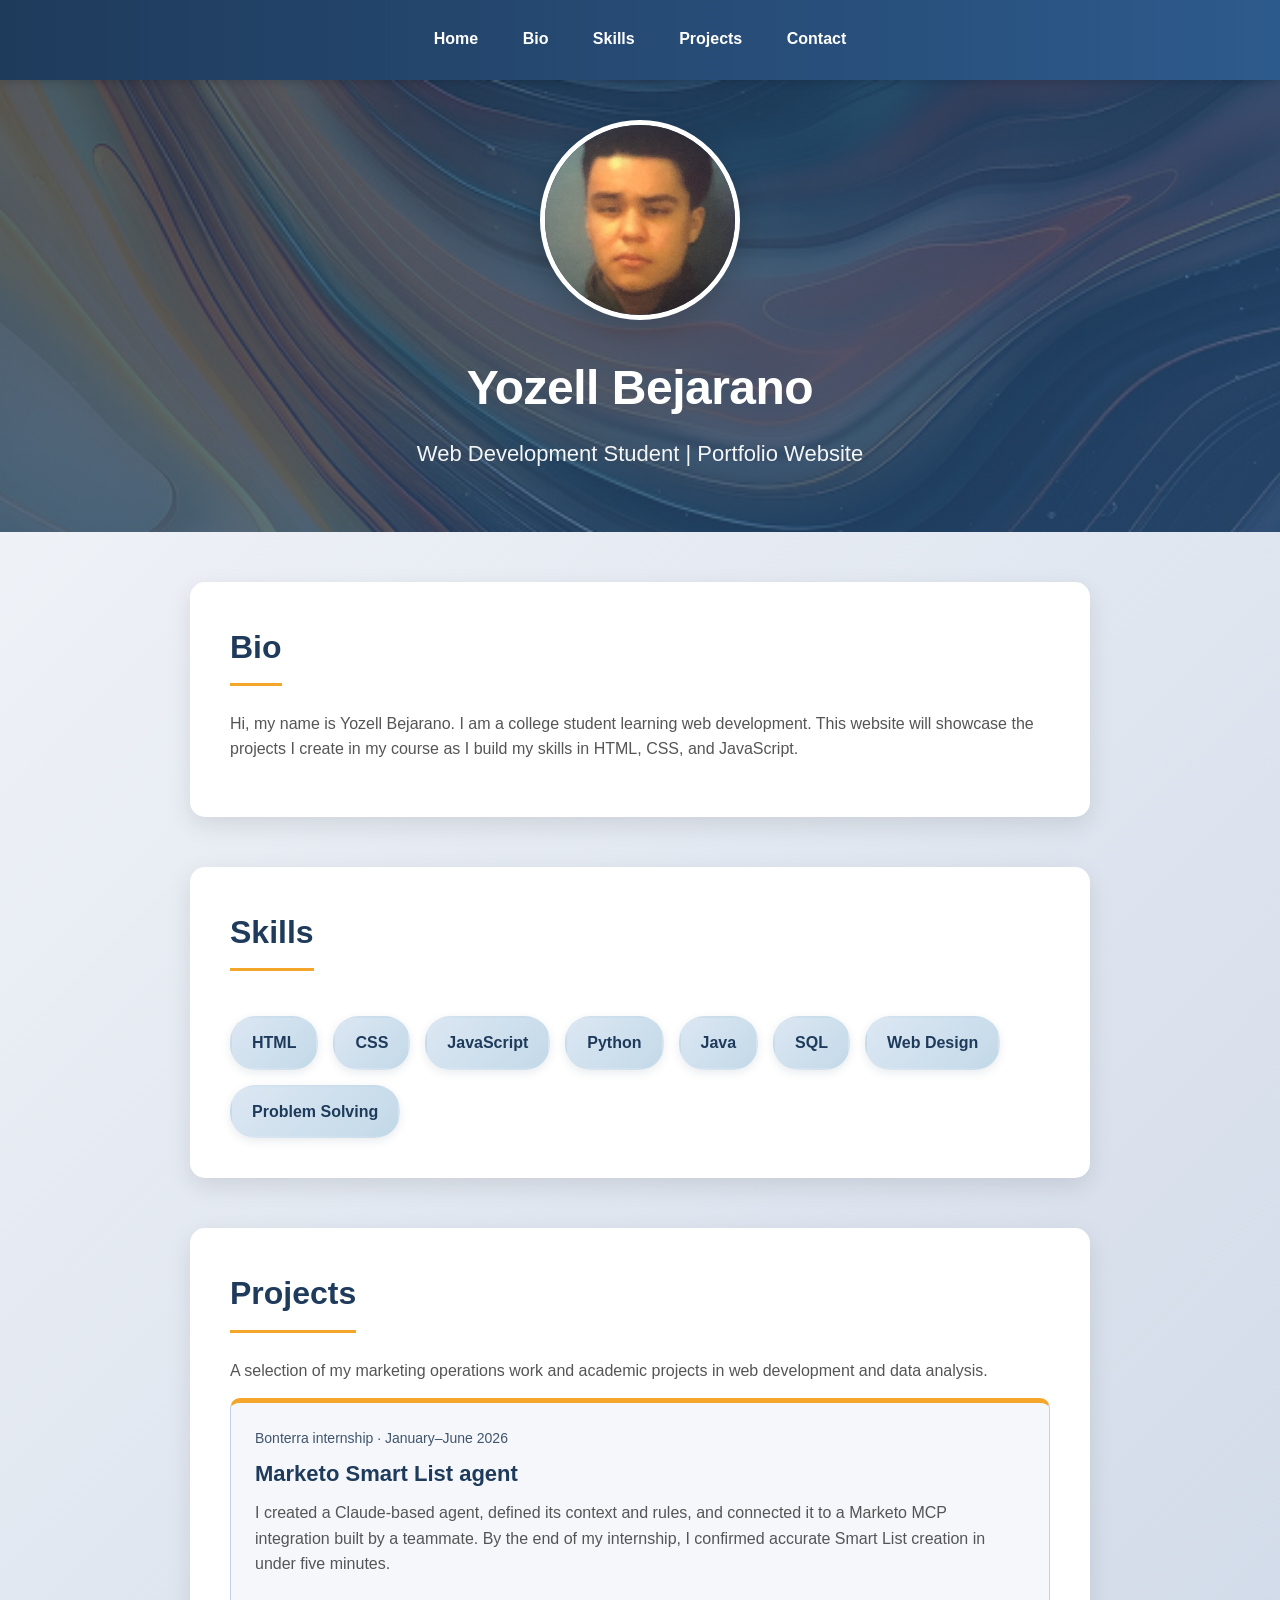
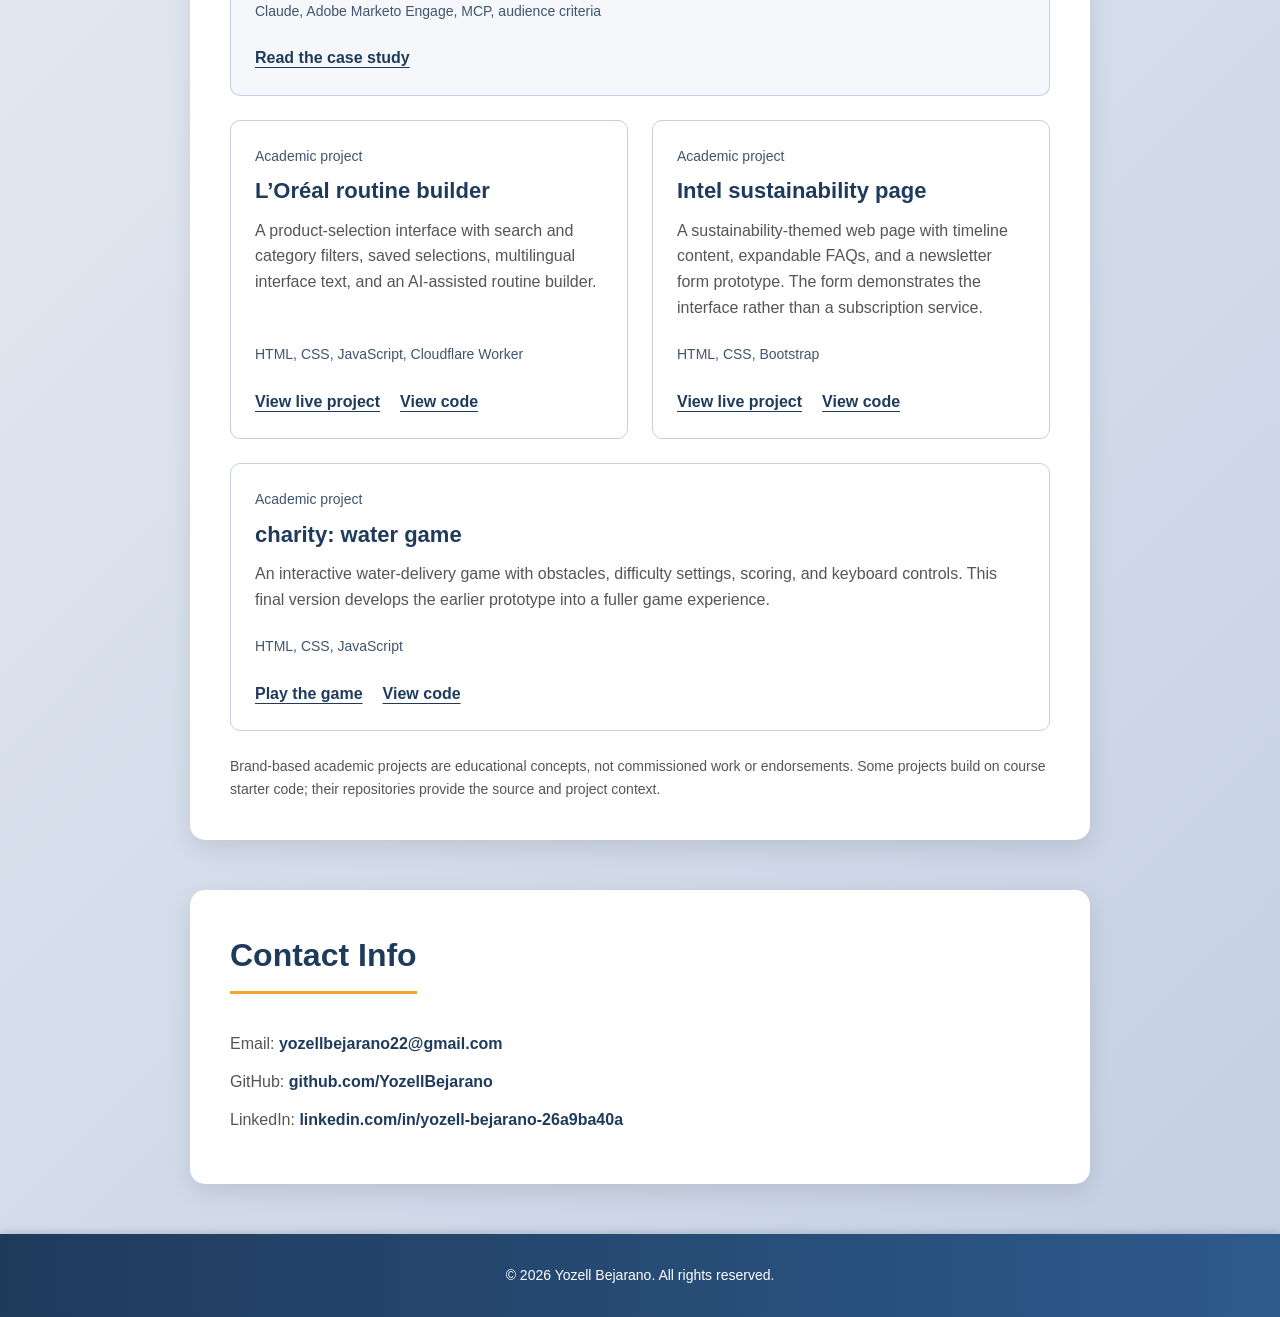
<file: index.html>
<!DOCTYPE html>
<html lang="en">
<head>
  <meta charset="UTF-8">
  <meta name="viewport" content="width=device-width, initial-scale=1.0">
  <title>Yozell Bejarano | Portfolio</title>
  <meta name="description" content="Yozell Bejarano's portfolio of marketing operations, AI workflow, web development, and data analysis projects.">
  <link rel="stylesheet" href="style.css">
</head>

<body>

  <nav>
    <a href="#home">Home</a>
    <a href="#bio">Bio</a>
    <a href="#skills">Skills</a>
    <a href="#projects">Projects</a>
    <a href="#contact">Contact</a>
  </nav>

  <header id="home">
    <img src="img/yozell.jpeg" alt="Photo of me" class="profile-img">
    <h1>Yozell Bejarano</h1>
    <p>Web Development Student | Portfolio Website</p>
  </header>

  <section id="bio">
    <h2>Bio</h2>
    <p>
      Hi, my name is Yozell Bejarano. I am a college student learning web development.
      This website will showcase the projects I create in my course as I build
      my skills in HTML, CSS, and JavaScript.
    </p>
  </section>

  <section id="skills">
    <h2>Skills</h2>
    <div class="skills">
      <div class="skill">HTML</div>
      <div class="skill">CSS</div>
      <div class="skill">JavaScript</div>
      <div class="skill">Python</div>
      <div class="skill">Java</div>
      <div class="skill">SQL</div>
      <div class="skill">Web Design</div>
      <div class="skill">Problem Solving</div>
    </div>
  </section>

  <section id="projects">
    <h2>Projects</h2>
    <p class="projects-intro">A selection of my marketing operations work and academic projects in web development and data analysis.</p>
    <div class="project-grid">
      <article class="project-card project-featured">
        <p class="project-category">Bonterra internship · January–June 2026</p>
        <h3>Marketo Smart List agent</h3>
        <p>I created a Claude-based agent, defined its context and rules, and connected it to a Marketo MCP integration built by a teammate. By the end of my internship, I confirmed accurate Smart List creation in under five minutes.</p>
        <p class="project-tools">Claude, Adobe Marketo Engage, MCP, audience criteria</p>
        <div class="project-links"><a href="bonterra-smart-list.html">Read the case study</a></div>
      </article>
      <article class="project-card">
        <p class="project-category">Academic project</p>
        <h3>L’Oréal routine builder</h3>
        <p>A product-selection interface with search and category filters, saved selections, multilingual interface text, and an AI-assisted routine builder.</p>
        <p class="project-tools">HTML, CSS, JavaScript, Cloudflare Worker</p>
        <div class="project-links">
          <a href="https://yozellbejarano.github.io/09-prj-loreal-routine-builder/" target="_blank" rel="noopener noreferrer">View live project</a>
          <a href="https://github.com/YozellBejarano/09-prj-loreal-routine-builder" target="_blank" rel="noopener noreferrer">View code</a>
        </div>
      </article>
      <article class="project-card">
        <p class="project-category">Academic project</p>
        <h3>Intel sustainability page</h3>
        <p>A sustainability-themed web page with timeline content, expandable FAQs, and a newsletter form prototype. The form demonstrates the interface rather than a subscription service.</p>
        <p class="project-tools">HTML, CSS, Bootstrap</p>
        <div class="project-links">
          <a href="https://yozellbejarano.github.io/YB-03-project-intel-localization/" target="_blank" rel="noopener noreferrer">View live project</a>
          <a href="https://github.com/YozellBejarano/YB-03-project-intel-localization" target="_blank" rel="noopener noreferrer">View code</a>
        </div>
      </article>
      <article class="project-card">
        <p class="project-category">Academic project</p>
        <h3>charity: water game</h3>
        <p>An interactive water-delivery game with obstacles, difficulty settings, scoring, and keyboard controls. This final version develops the earlier prototype into a fuller game experience.</p>
        <p class="project-tools">HTML, CSS, JavaScript</p>
        <div class="project-links">
          <a href="https://yozellbejarano.github.io/06-charity-water-game-final/" target="_blank" rel="noopener noreferrer">Play the game</a>
          <a href="https://github.com/YozellBejarano/06-charity-water-game-final" target="_blank" rel="noopener noreferrer">View code</a>
        </div>
      </article>
    </div>
    <p class="project-note">Brand-based academic projects are educational concepts, not commissioned work or endorsements. Some projects build on course starter code; their repositories provide the source and project context.</p>
  </section>

  <section id="contact">
    <h2>Contact Info</h2>
    <p>Email: <a href="mailto:yozellbejarano22@gmail.com">yozellbejarano22@gmail.com</a></p>
    <p>GitHub: <a href="https://github.com/YozellBejarano" target="_blank">github.com/YozellBejarano</a></p>
    <p>LinkedIn: <a href="https://www.linkedin.com/in/yozell-bejarano-26a9ba40a" target="_blank">linkedin.com/in/yozell-bejarano-26a9ba40a</a></p>
  </section>

  <footer>
    <p>&copy; 2026 Yozell Bejarano. All rights reserved.</p>
  </footer>

</body>
</html>
</file>
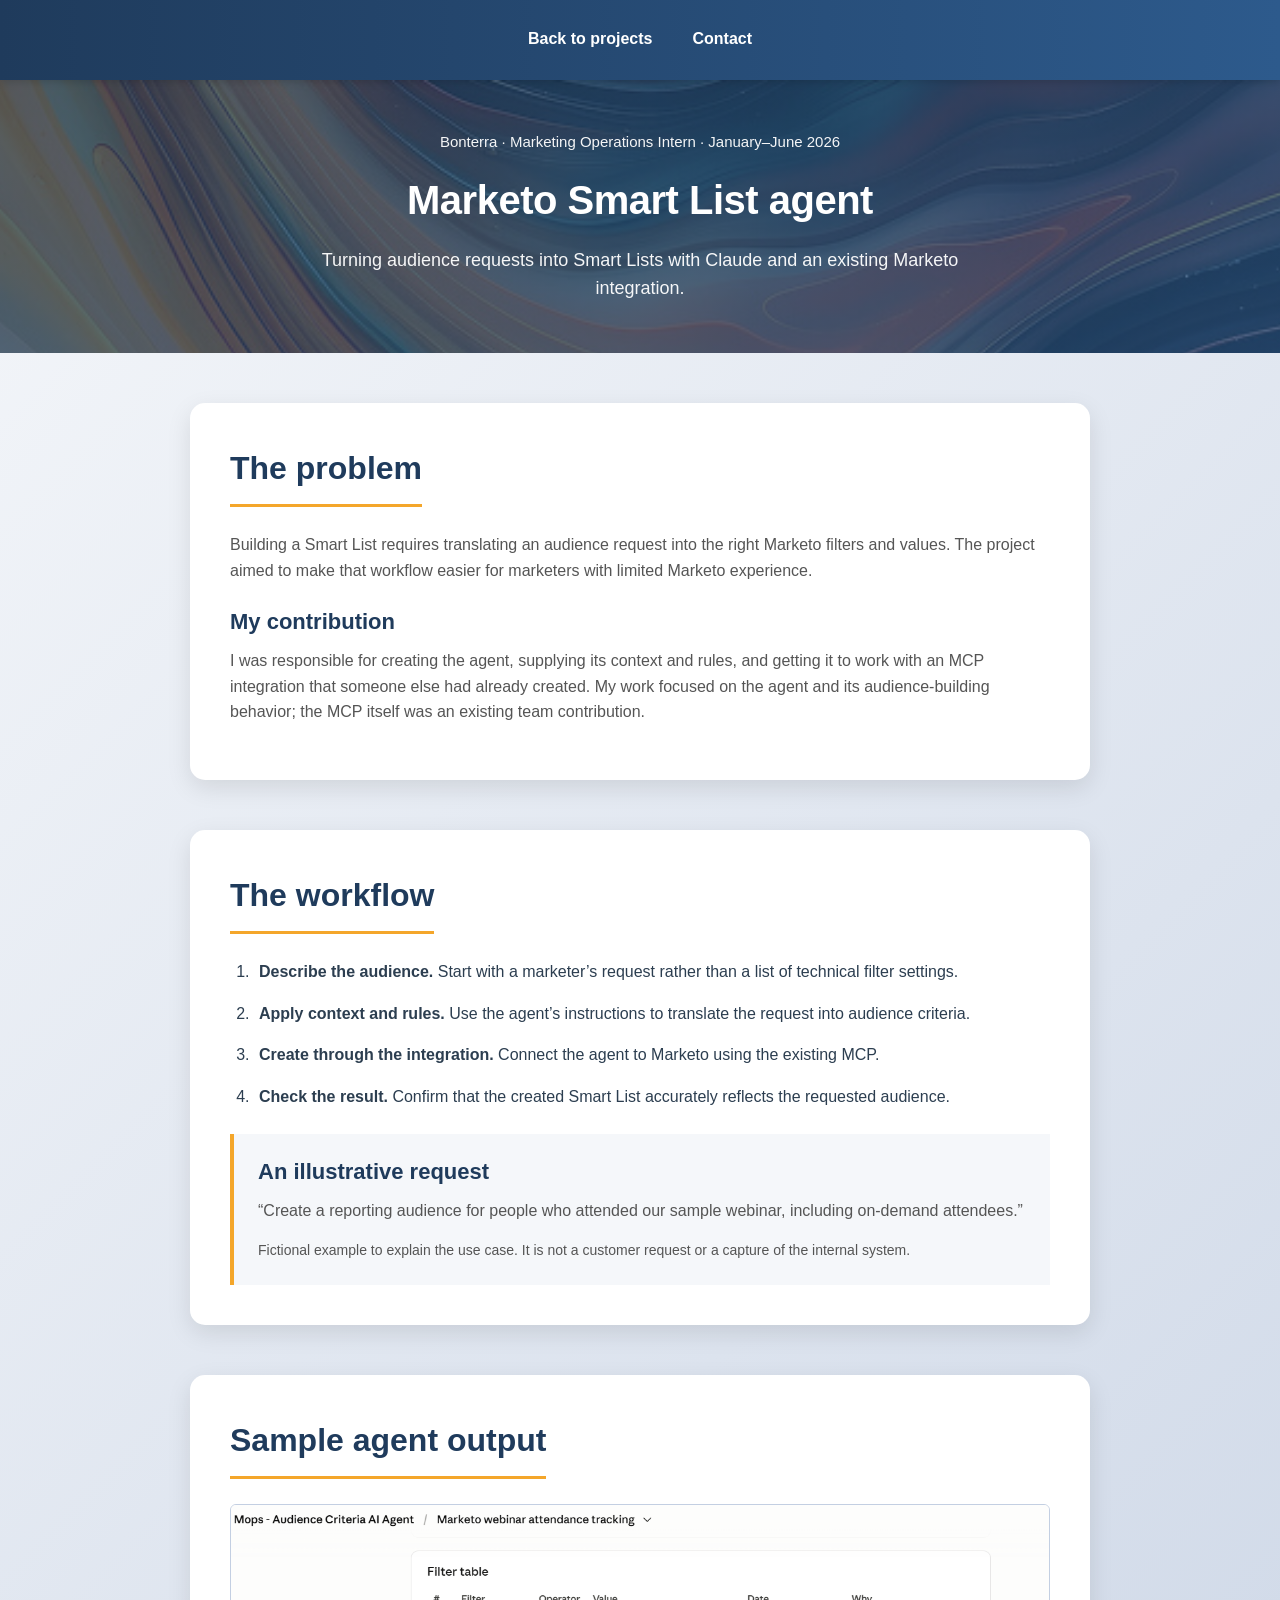
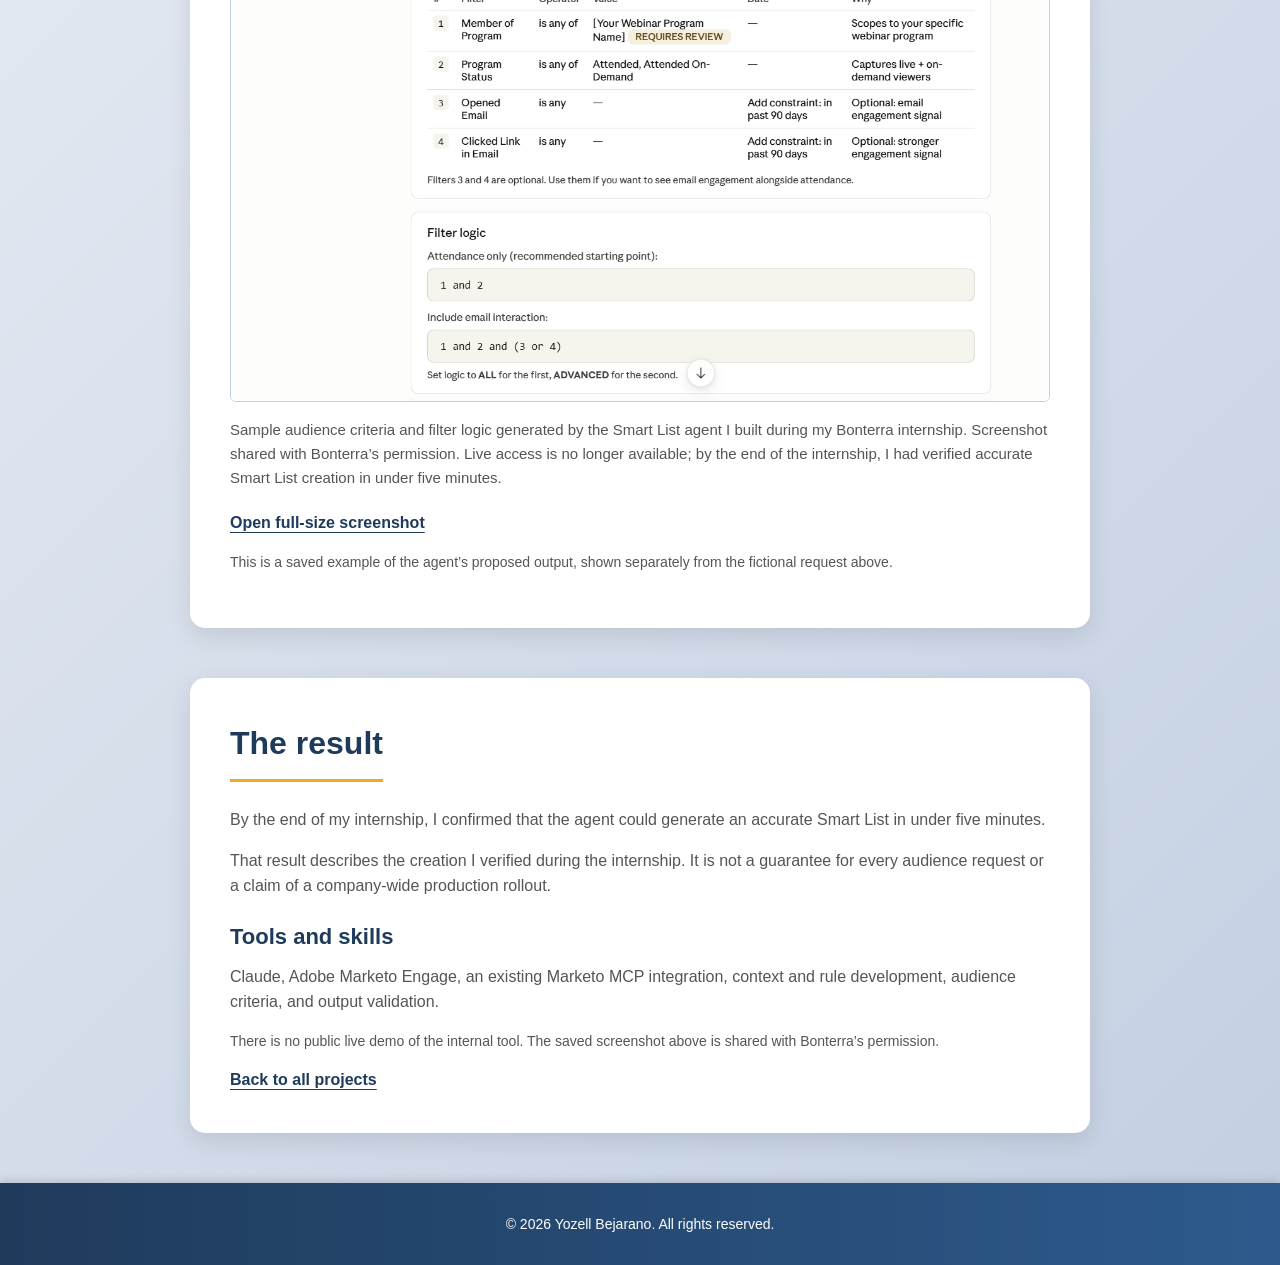
<file: bonterra-smart-list.html>
<!DOCTYPE html>
<html lang="en">
<head>
  <meta charset="UTF-8">
  <meta name="viewport" content="width=device-width, initial-scale=1.0">
  <meta name="description" content="How Yozell Bejarano built a Claude-based Smart List agent during a marketing operations internship at Bonterra.">
  <title>Marketo Smart List Agent | Yozell Bejarano</title>
  <link rel="stylesheet" href="style.css">
</head>
<body>
  <nav aria-label="Case study navigation"><a href="index.html#projects">Back to projects</a><a href="index.html#contact">Contact</a></nav>
  <header class="case-study-header">
    <p>Bonterra · Marketing Operations Intern · January–June 2026</p>
    <h1>Marketo Smart List agent</h1>
    <p>Turning audience requests into Smart Lists with Claude and an existing Marketo integration.</p>
  </header>
  <main class="case-study-main">
    <section aria-labelledby="problem-title">
      <h2 id="problem-title">The problem</h2>
      <p>Building a Smart List requires translating an audience request into the right Marketo filters and values. The project aimed to make that workflow easier for marketers with limited Marketo experience.</p>
      <h3>My contribution</h3>
      <p>I was responsible for creating the agent, supplying its context and rules, and getting it to work with an MCP integration that someone else had already created. My work focused on the agent and its audience-building behavior; the MCP itself was an existing team contribution.</p>
    </section>
    <section aria-labelledby="workflow-title">
      <h2 id="workflow-title">The workflow</h2>
      <ol class="case-study-steps">
        <li><strong>Describe the audience.</strong> Start with a marketer’s request rather than a list of technical filter settings.</li>
        <li><strong>Apply context and rules.</strong> Use the agent’s instructions to translate the request into audience criteria.</li>
        <li><strong>Create through the integration.</strong> Connect the agent to Marketo using the existing MCP.</li>
        <li><strong>Check the result.</strong> Confirm that the created Smart List accurately reflects the requested audience.</li>
      </ol>
      <aside class="example-panel" aria-label="Illustrative audience request">
        <h3>An illustrative request</h3>
        <p>“Create a reporting audience for people who attended our sample webinar, including on-demand attendees.”</p>
        <p class="project-note">Fictional example to explain the use case. It is not a customer request or a capture of the internal system.</p>
      </aside>
    </section>
    <section aria-labelledby="output-title">
      <h2 id="output-title">Sample agent output</h2>
      <figure class="case-study-figure">
        <img src="img/marketo-smart-list-filter-example.png" width="1297" height="786" loading="lazy" alt="Smart List agent output showing a webinar audience filter table, optional email engagement criteria, and proposed Boolean filter logic.">
        <figcaption>Sample audience criteria and filter logic generated by the Smart List agent I built during my Bonterra internship. Screenshot shared with Bonterra’s permission. Live access is no longer available; by the end of the internship, I had verified accurate Smart List creation in under five minutes.</figcaption>
      </figure>
      <p><a class="back-link" href="img/marketo-smart-list-filter-example.png" target="_blank" rel="noopener noreferrer">Open full-size screenshot</a></p>
      <p class="project-note">This is a saved example of the agent’s proposed output, shown separately from the fictional request above.</p>
    </section>
    <section aria-labelledby="result-title">
      <h2 id="result-title">The result</h2>
      <p>By the end of my internship, I confirmed that the agent could generate an accurate Smart List in under five minutes.</p>
      <p>That result describes the creation I verified during the internship. It is not a guarantee for every audience request or a claim of a company-wide production rollout.</p>
      <h3>Tools and skills</h3>
      <p>Claude, Adobe Marketo Engage, an existing Marketo MCP integration, context and rule development, audience criteria, and output validation.</p>
      <p class="project-note">There is no public live demo of the internal tool. The saved screenshot above is shared with Bonterra’s permission.</p>
      <a class="back-link" href="index.html#projects">Back to all projects</a>
    </section>
  </main>
  <footer><p>&copy; 2026 Yozell Bejarano. All rights reserved.</p></footer>
</body>
</html>
</file>
<file: style.css>
/* ===== GLOBAL STYLES ===== */
* {
  /* Reset default browser margins and padding */
  margin: 0;
  padding: 0;
  box-sizing: border-box;
}

body {
  font-family: 'Segoe UI', Tahoma, Geneva, Verdana, sans-serif;
  background: linear-gradient(135deg, #f5f7fa 0%, #c3cfe2 100%);
  color: #2c3e50;
  line-height: 1.6;
  min-height: 100vh;
}

/* ===== NAVIGATION ===== */
nav {
  background: linear-gradient(90deg, #1f3b5c 0%, #2d5a8c 100%);
  padding: 18px;
  text-align: center;
  box-shadow: 0 2px 8px rgba(0, 0, 0, 0.15);
  position: sticky;
  top: 0;
  z-index: 100;
}

nav a {
  color: white;
  text-decoration: none;
  margin: 0 20px;
  font-weight: 600;
  transition: all 0.3s ease;
  display: inline-block;
  padding: 8px 0;
  border-bottom: 2px solid transparent;
}

nav a:hover {
  color: #f4a62a;
  border-bottom: 2px solid #f4a62a;
}

/* ===== HEADER / HERO SECTION ===== */
header {
  background: linear-gradient(135deg, rgba(31, 59, 92, 0.75) 0%, rgba(45, 90, 140, 0.75) 100%), url('img/Background_for_portfolio.png');
  background-size: cover;
  background-position: center;
  background-attachment: fixed;
  color: white;
  text-align: center;
  padding: 40px 20px 60px;
}

header h1 {
  font-size: 48px;
  margin-bottom: 10px;
  font-weight: 700;
  letter-spacing: -0.5px;
}

header p {
  font-size: 22px;
  opacity: 0.95;
  margin-top: 10px;
  font-weight: 500;
}

.profile-img {
  width: 200px;
  height: 200px;
  border-radius: 50%;
  border: 5px solid white;
  object-fit: cover;
  display: block;
  margin: 0 auto 30px auto;
  box-shadow: 0 10px 30px rgba(0, 0, 0, 0.2);
  transition: transform 0.3s ease;
}

.profile-img:hover {
  transform: scale(1.05);
}

/* ===== SECTIONS ===== */
section {
  max-width: 900px;
  margin: 50px auto;
  padding: 40px;
  background-color: white;
  border-radius: 15px;
  box-shadow: 0 8px 25px rgba(0, 0, 0, 0.1);
  transition: box-shadow 0.3s ease;
}

section:hover {
  box-shadow: 0 12px 35px rgba(0, 0, 0, 0.15);
}

section h2 {
  color: #1f3b5c;
  font-size: 32px;
  margin-bottom: 25px;
  border-bottom: 3px solid #f4a62a;
  display: inline-block;
  padding-bottom: 10px;
}

section p {
  font-size: 16px;
  color: #555;
  margin-bottom: 15px;
}

/* ===== SKILLS SECTION ===== */
.skills {
  display: flex;
  flex-wrap: wrap;
  gap: 15px;
  margin-top: 20px;
}

.skill {
  background: linear-gradient(135deg, #dce7f3 0%, #c3d9e8 100%);
  color: #1f3b5c;
  padding: 12px 20px;
  border-radius: 25px;
  font-weight: 600;
  transition: all 0.3s ease;
  box-shadow: 0 3px 10px rgba(31, 59, 92, 0.1);
  border: 2px solid transparent;
}

.skill:hover {
  background: linear-gradient(135deg, #f4a62a 0%, #f5b23e 100%);
  color: white;
  transform: translateY(-3px);
  box-shadow: 0 6px 20px rgba(31, 59, 92, 0.2);
}

/* ===== CONTACT SECTION ===== */
/* Project cards retain the portfolio's navy and gold palette. */
html { scroll-padding-top: 110px; }
a:focus-visible { outline: 3px solid #9b5d00; outline-offset: 5px; }
.project-grid { display: grid; grid-template-columns: repeat(2, minmax(0, 1fr)); gap: 24px; }
.project-card { min-width: 0; padding: 24px; border: 1px solid #c3cfe2; border-radius: 10px; display: flex; flex-direction: column; }
.project-featured { grid-column: 1 / -1; border-top: 5px solid #f4a62a; background: #f5f7fa; }
.project-card:last-child:nth-child(even) { grid-column: 1 / -1; }
.project-card h3, .case-study-main h3 { color: #1f3b5c; font-size: 22px; line-height: 1.3; margin-bottom: 12px; }
.project-card .project-category { color: #40556d; font-size: 14px; margin-bottom: 10px; }
.project-card .project-tools { color: #40556d; font-size: 14px; margin-top: auto; padding-top: 8px; }
.project-links { display: flex; flex-wrap: wrap; gap: 12px 20px; margin-top: 8px; }
.project-links a, .back-link { color: #1f3b5c; font-weight: 600; text-underline-offset: 4px; }
.project-links a:hover, .back-link:hover { color: #805000; }
#projects > .project-note { margin-top: 24px; margin-bottom: 0; }
section .project-note { font-size: 14px; color: #555; }
.case-study-header { padding: 50px 24px; }
.case-study-header h1 { font-size: 40px; max-width: 800px; margin: 14px auto; }
.case-study-header p { max-width: 720px; margin: 0 auto; font-size: 18px; }
.case-study-header p:first-child { font-size: 15px; }
.case-study-steps { padding-left: 24px; }
.case-study-figure { margin: 0 0 20px; }
.case-study-figure img { display: block; width: 100%; height: auto; border: 1px solid #c3cfe2; border-radius: 6px; }
.case-study-figure figcaption { margin-top: 16px; font-size: 15px; color: #555; line-height: 1.6; }
.case-study-steps li { padding-left: 5px; margin-bottom: 16px; }
.example-panel { margin-top: 24px; padding: 24px; background: #f5f7fa; border-left: 4px solid #f4a62a; }
.example-panel p:last-child { margin-bottom: 0; }
.case-study-main h3 { margin-top: 24px; }
.example-panel h3 { margin-top: 0; }
@media (max-width: 768px) {
  nav { display: flex; flex-wrap: wrap; justify-content: center; gap: 4px 18px; padding: 12px; }
  nav a { margin: 0; padding: 6px 0; }
  .project-grid { grid-template-columns: minmax(0, 1fr); }
  .project-card { padding: 20px; }
  .case-study-header h1 { font-size: 32px; }
}
@media (prefers-reduced-motion: reduce) {
  *, *::before, *::after { transition: none !important; }
}

#contact p {
  font-size: 16px;
  margin: 12px 0;
}

#contact a {
  color: #1f3b5c;
  text-decoration: none;
  font-weight: 600;
  transition: color 0.3s ease;
}

#contact a:hover {
  color: #f4a62a;
  text-decoration: underline;
}

/* ===== FOOTER ===== */
footer {
  text-align: center;
  background: linear-gradient(90deg, #1f3b5c 0%, #2d5a8c 100%);
  color: white;
  padding: 30px 20px;
  margin-top: 50px;
  box-shadow: 0 -2px 8px rgba(0, 0, 0, 0.15);
}

footer p {
  font-size: 14px;
}

/* ===== RESPONSIVE DESIGN ===== */
@media (max-width: 768px) {
  header {
    padding: 60px 20px 40px;
  }

  header h1 {
    font-size: 36px;
  }

  section {
    margin: 30px 15px;
    padding: 25px;
  }

  section h2 {
    font-size: 24px;
  }

  nav a {
    display: inline-block;
    margin: 0;
    padding: 6px 0;
  }

  .profile-img {
    width: 150px;
    height: 150px;
  }
}

@media (max-width: 480px) {
  header h1 {
    font-size: 28px;
  }

  section {
    margin: 20px 10px;
    padding: 20px;
  }

  section h2 {
    font-size: 20px;
  }

  .skills {
    gap: 10px;
  }

  .skill {
    padding: 10px 15px;
    font-size: 14px;
  }
}
</file>
